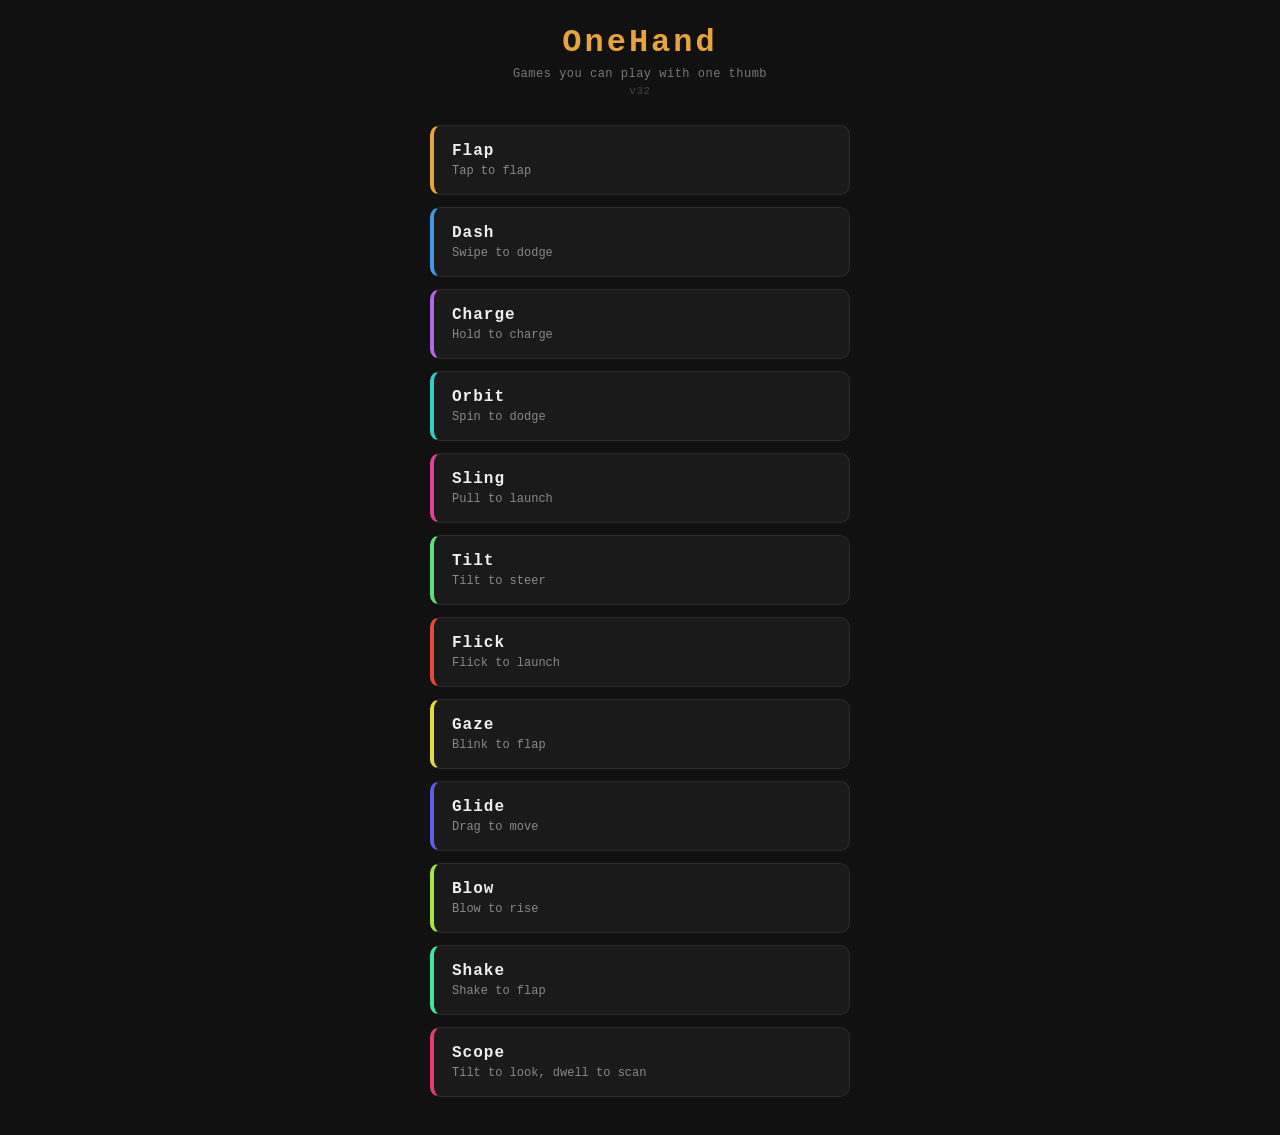
<file: public/index.html>
<!DOCTYPE html>
<html lang="en">
<head>
    <meta charset="UTF-8">
    <meta name="viewport" content="width=device-width, initial-scale=1, viewport-fit=cover, user-scalable=no">
    <meta name="theme-color" content="#111111">
    <meta name="apple-mobile-web-app-capable" content="yes">
    <meta name="apple-mobile-web-app-status-bar-style" content="black">
    <meta name="apple-mobile-web-app-title" content="OneHand">
    <link rel="apple-touch-icon" href="icons/icon-192.png">
    <link rel="manifest" href="manifest.json">
    <link rel="stylesheet" href="style.css?v=32">
    <title>OneHand</title>
</head>
<body>
    <div id="hub">
        <div id="hub-header">
            <div id="hub-title">OneHand</div>
            <div id="hub-tagline">Games you can play with one thumb</div>
            <div id="hub-version"></div>
        </div>
        <div id="game-grid"></div>
    </div>

    <script src="hub.js?v=32"></script>
    <script>
        if ('serviceWorker' in navigator) navigator.serviceWorker.register('sw.js');
    </script>
</body>
</html>
</file>
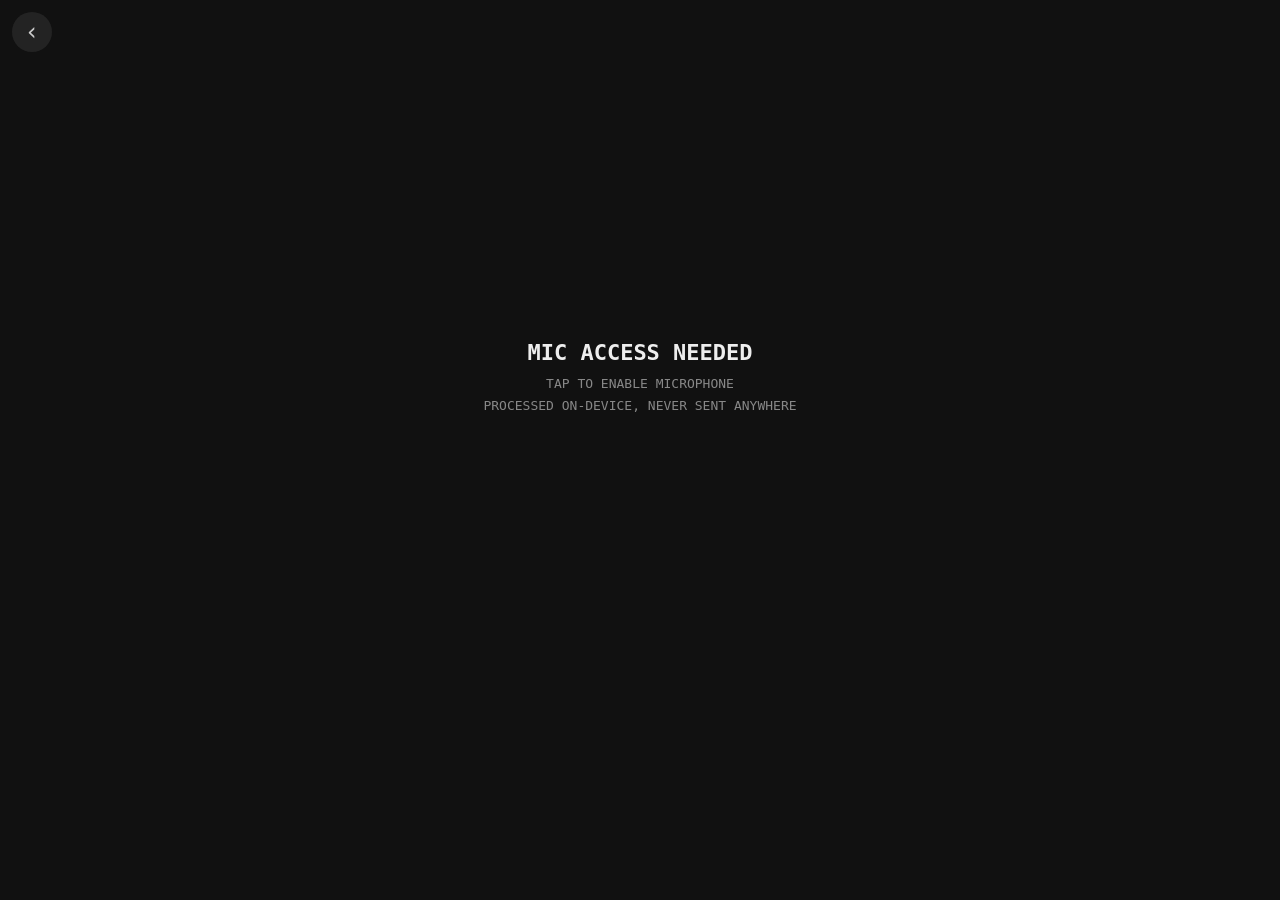
<file: public/games/blow/index.html>
<!DOCTYPE html>
<html lang="en">
<head>
    <meta charset="UTF-8">
    <meta name="viewport" content="width=device-width, initial-scale=1, viewport-fit=cover, user-scalable=no">
    <meta name="theme-color" content="#111111">
    <meta name="apple-mobile-web-app-capable" content="yes">
    <meta name="apple-mobile-web-app-status-bar-style" content="black">
    <link rel="stylesheet" href="style.css?v=1">
    <title>Blow — OneHand</title>
</head>
<body>
    <a id="back-btn" href="../../index.html" aria-label="Back to hub">&#8249;</a>
    <canvas id="game"></canvas>
    <script src="blow.js?v=1"></script>
</body>
</html>
</file>
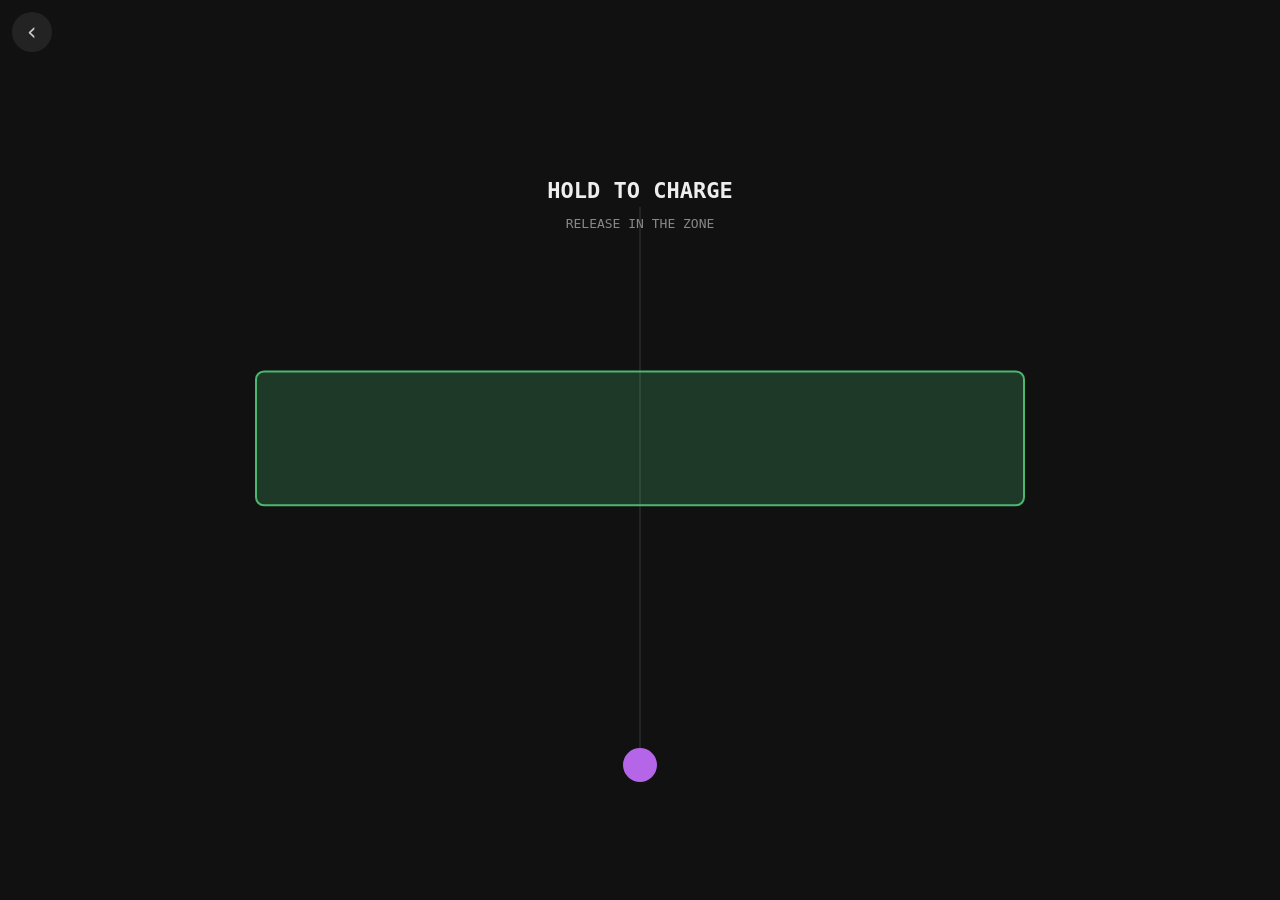
<file: public/games/charge/index.html>
<!DOCTYPE html>
<html lang="en">
<head>
    <meta charset="UTF-8">
    <meta name="viewport" content="width=device-width, initial-scale=1, viewport-fit=cover, user-scalable=no">
    <meta name="theme-color" content="#111111">
    <meta name="apple-mobile-web-app-capable" content="yes">
    <meta name="apple-mobile-web-app-status-bar-style" content="black">
    <link rel="stylesheet" href="style.css?v=1">
    <title>Charge — OneHand</title>
</head>
<body>
    <a id="back-btn" href="../../index.html" aria-label="Back to hub">&#8249;</a>
    <canvas id="game"></canvas>
    <script src="charge.js?v=1"></script>
</body>
</html>
</file>
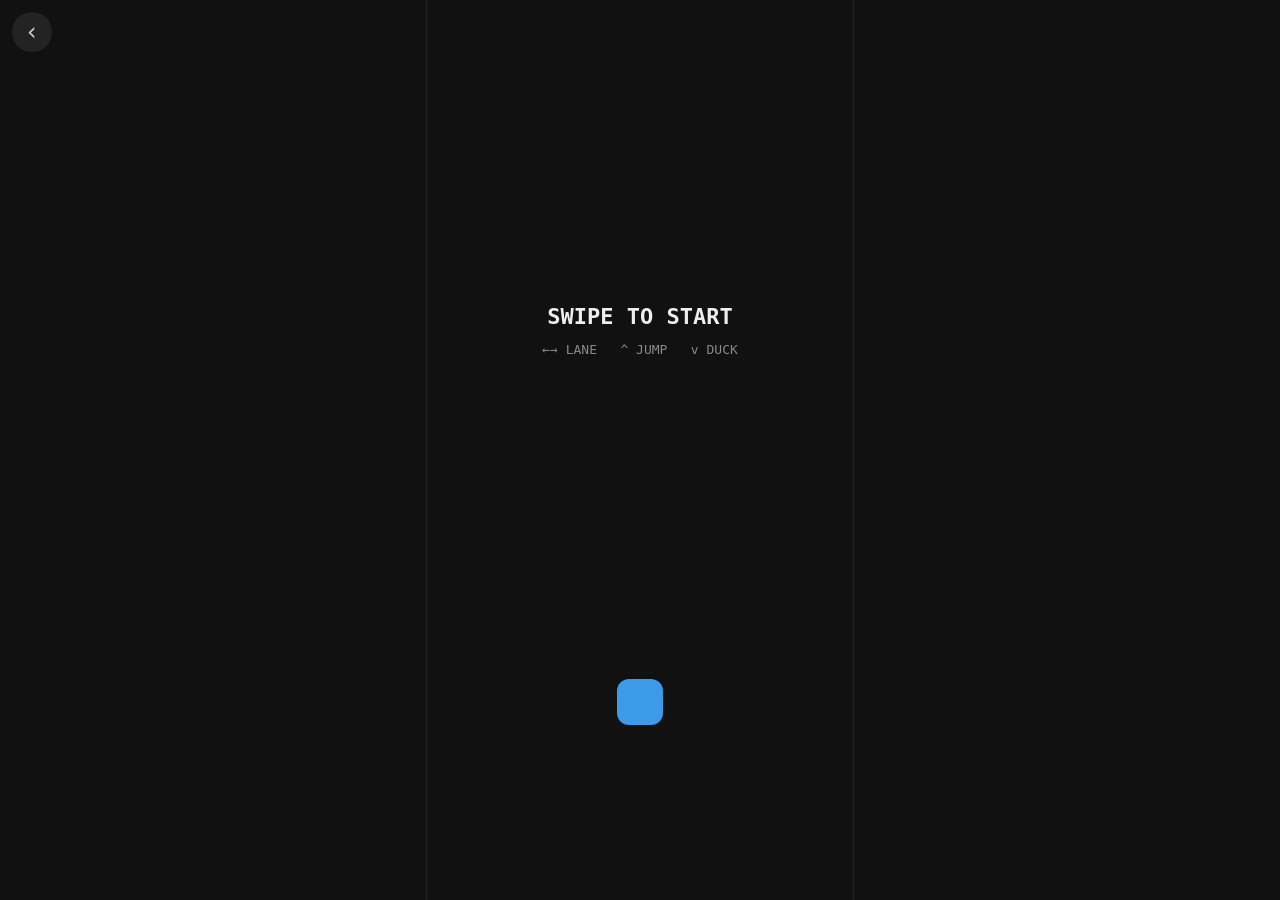
<file: public/games/dash/index.html>
<!DOCTYPE html>
<html lang="en">
<head>
    <meta charset="UTF-8">
    <meta name="viewport" content="width=device-width, initial-scale=1, viewport-fit=cover, user-scalable=no">
    <meta name="theme-color" content="#111111">
    <meta name="apple-mobile-web-app-capable" content="yes">
    <meta name="apple-mobile-web-app-status-bar-style" content="black">
    <link rel="stylesheet" href="style.css?v=1">
    <title>Dash — OneHand</title>
</head>
<body>
    <a id="back-btn" href="../../index.html" aria-label="Back to hub">&#8249;</a>
    <canvas id="game"></canvas>
    <script src="dash.js?v=2"></script>
</body>
</html>
</file>
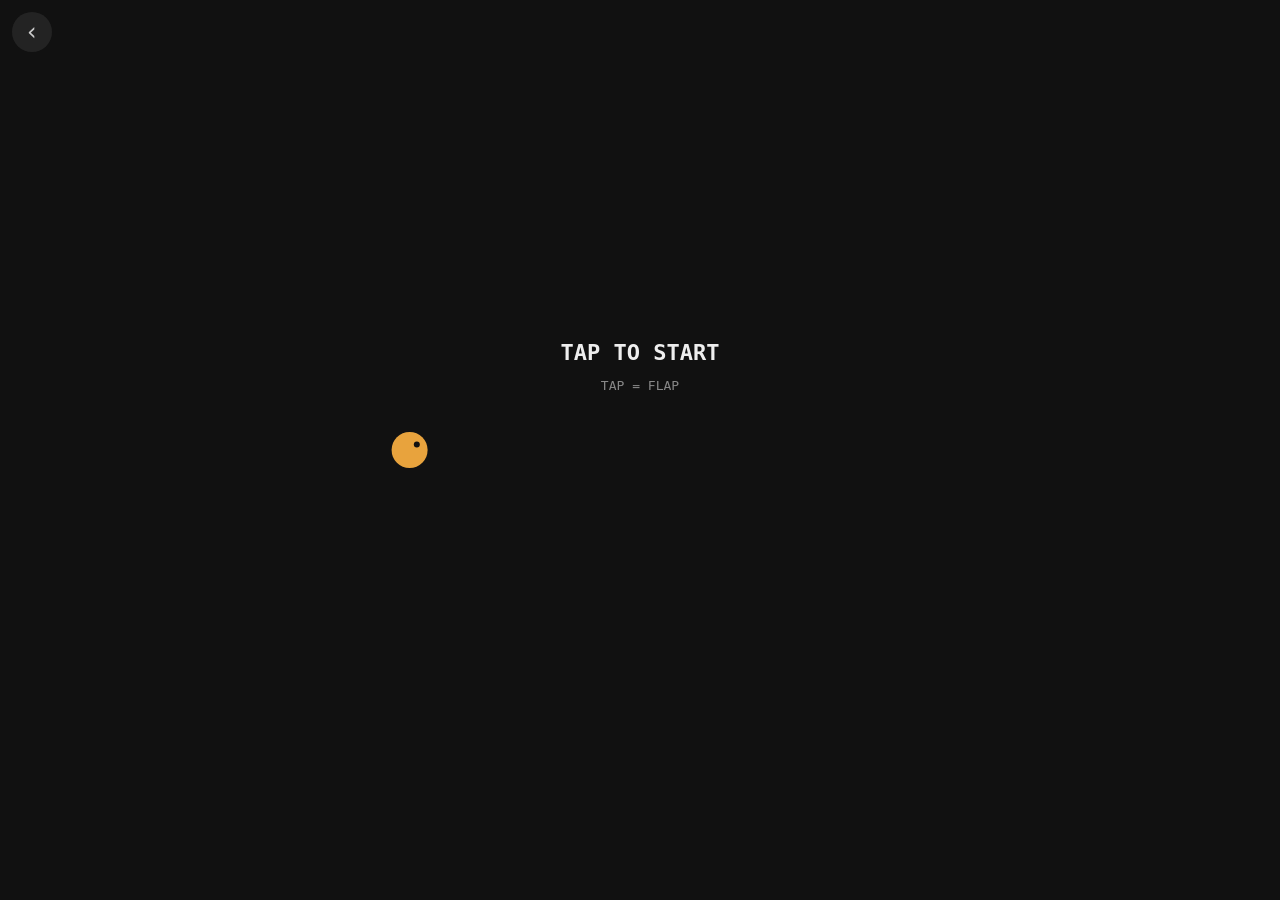
<file: public/games/flap/index.html>
<!DOCTYPE html>
<html lang="en">
<head>
    <meta charset="UTF-8">
    <meta name="viewport" content="width=device-width, initial-scale=1, viewport-fit=cover, user-scalable=no">
    <meta name="theme-color" content="#111111">
    <meta name="apple-mobile-web-app-capable" content="yes">
    <meta name="apple-mobile-web-app-status-bar-style" content="black">
    <link rel="stylesheet" href="style.css?v=1">
    <title>Flap — OneHand</title>
</head>
<body>
    <a id="back-btn" href="../../index.html" aria-label="Back to hub">&#8249;</a>
    <canvas id="game"></canvas>
    <script src="flap.js?v=2"></script>
</body>
</html>
</file>
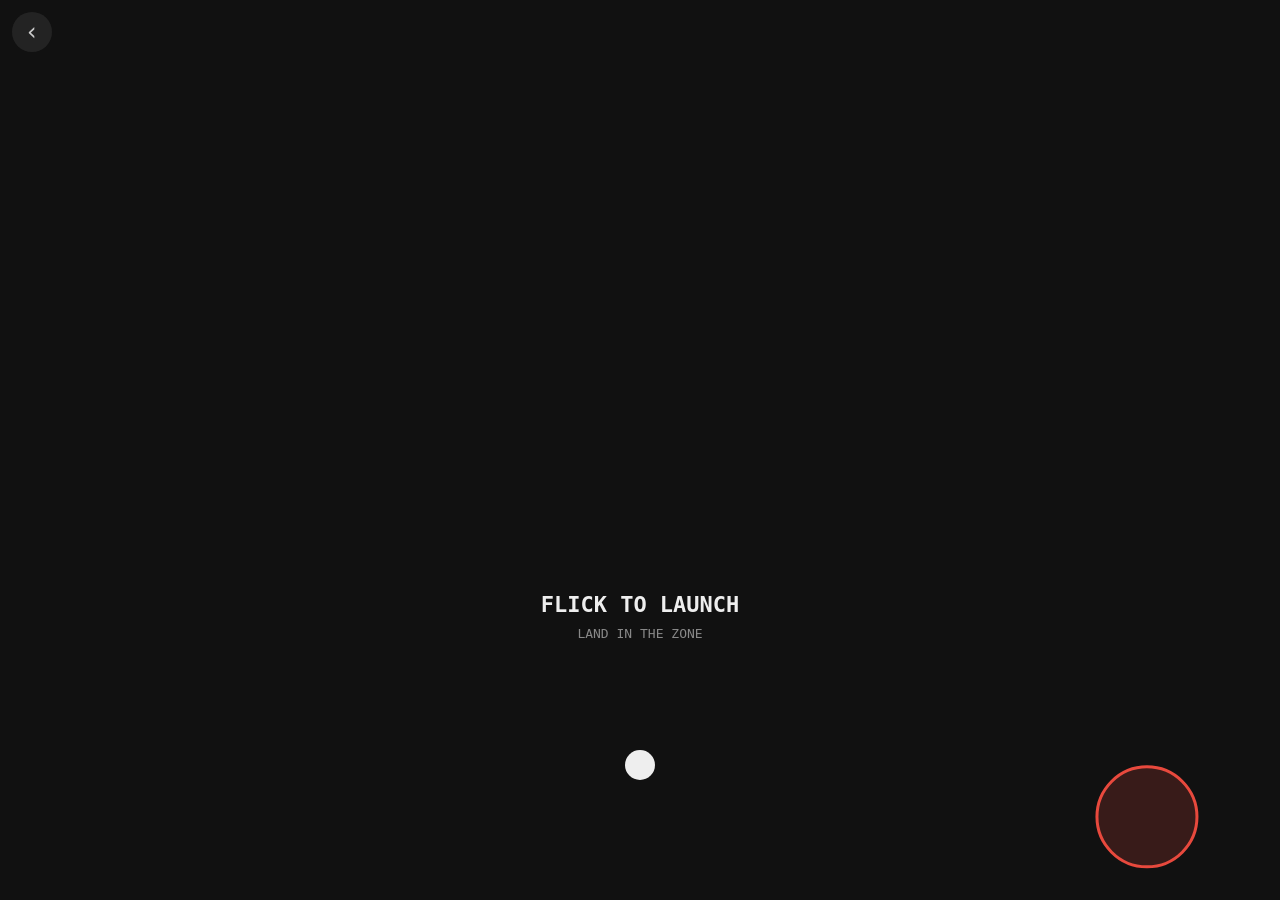
<file: public/games/flick/index.html>
<!DOCTYPE html>
<html lang="en">
<head>
    <meta charset="UTF-8">
    <meta name="viewport" content="width=device-width, initial-scale=1, viewport-fit=cover, user-scalable=no">
    <meta name="theme-color" content="#111111">
    <meta name="apple-mobile-web-app-capable" content="yes">
    <meta name="apple-mobile-web-app-status-bar-style" content="black">
    <link rel="stylesheet" href="style.css?v=1">
    <title>Flick — OneHand</title>
</head>
<body>
    <a id="back-btn" href="../../index.html" aria-label="Back to hub">&#8249;</a>
    <canvas id="game"></canvas>
    <script src="flick.js?v=1"></script>
</body>
</html>
</file>
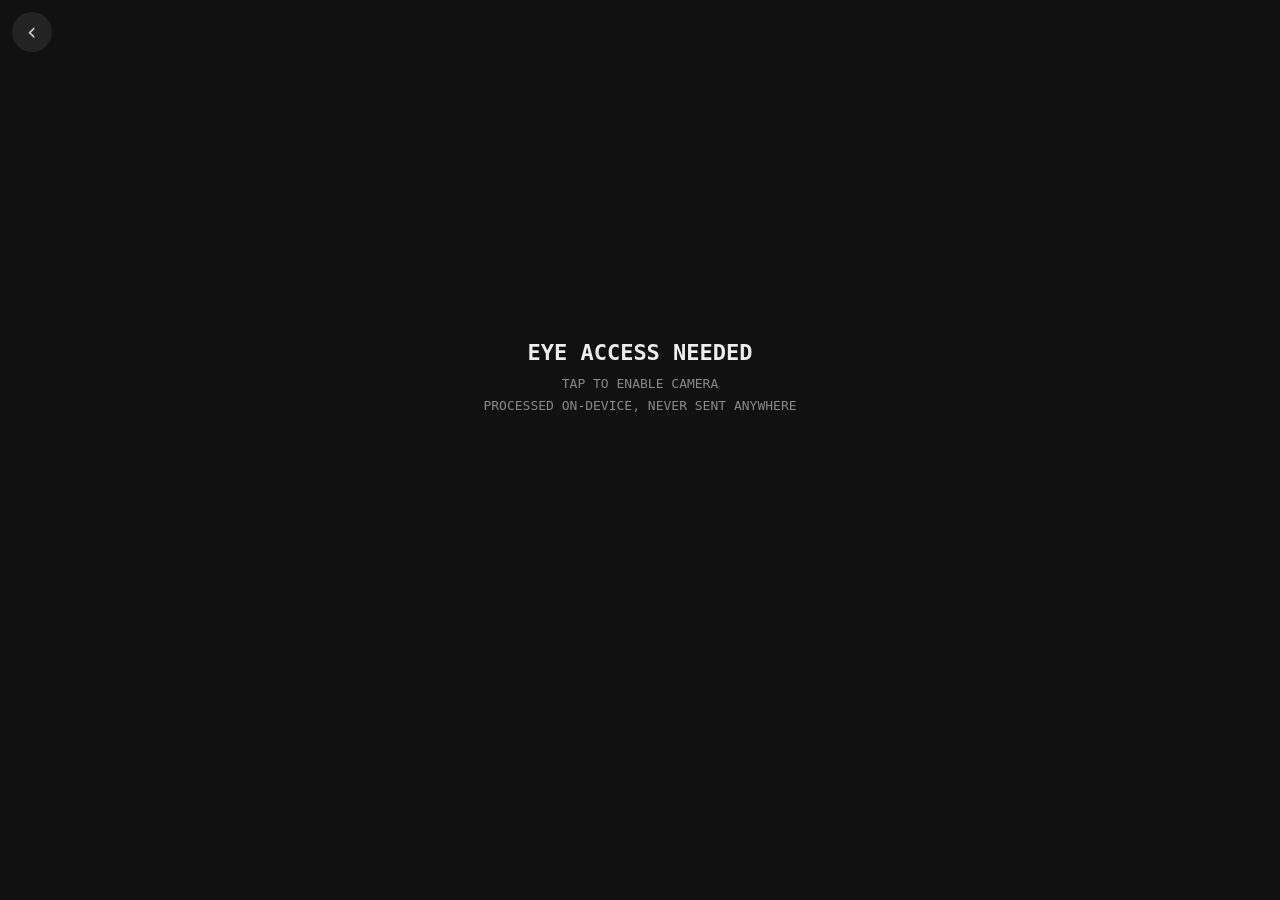
<file: public/games/gaze/index.html>
<!DOCTYPE html>
<html lang="en">
<head>
    <meta charset="UTF-8">
    <meta name="viewport" content="width=device-width, initial-scale=1, viewport-fit=cover, user-scalable=no">
    <meta name="theme-color" content="#111111">
    <meta name="apple-mobile-web-app-capable" content="yes">
    <meta name="apple-mobile-web-app-status-bar-style" content="black">
    <link rel="stylesheet" href="style.css?v=1">
    <title>Gaze — OneHand</title>
</head>
<body>
    <a id="back-btn" href="../../index.html" aria-label="Back to hub">&#8249;</a>
    <video id="cam" playsinline muted></video>
    <canvas id="game"></canvas>
    <script src="gaze.js?v=15"></script>
</body>
</html>
</file>
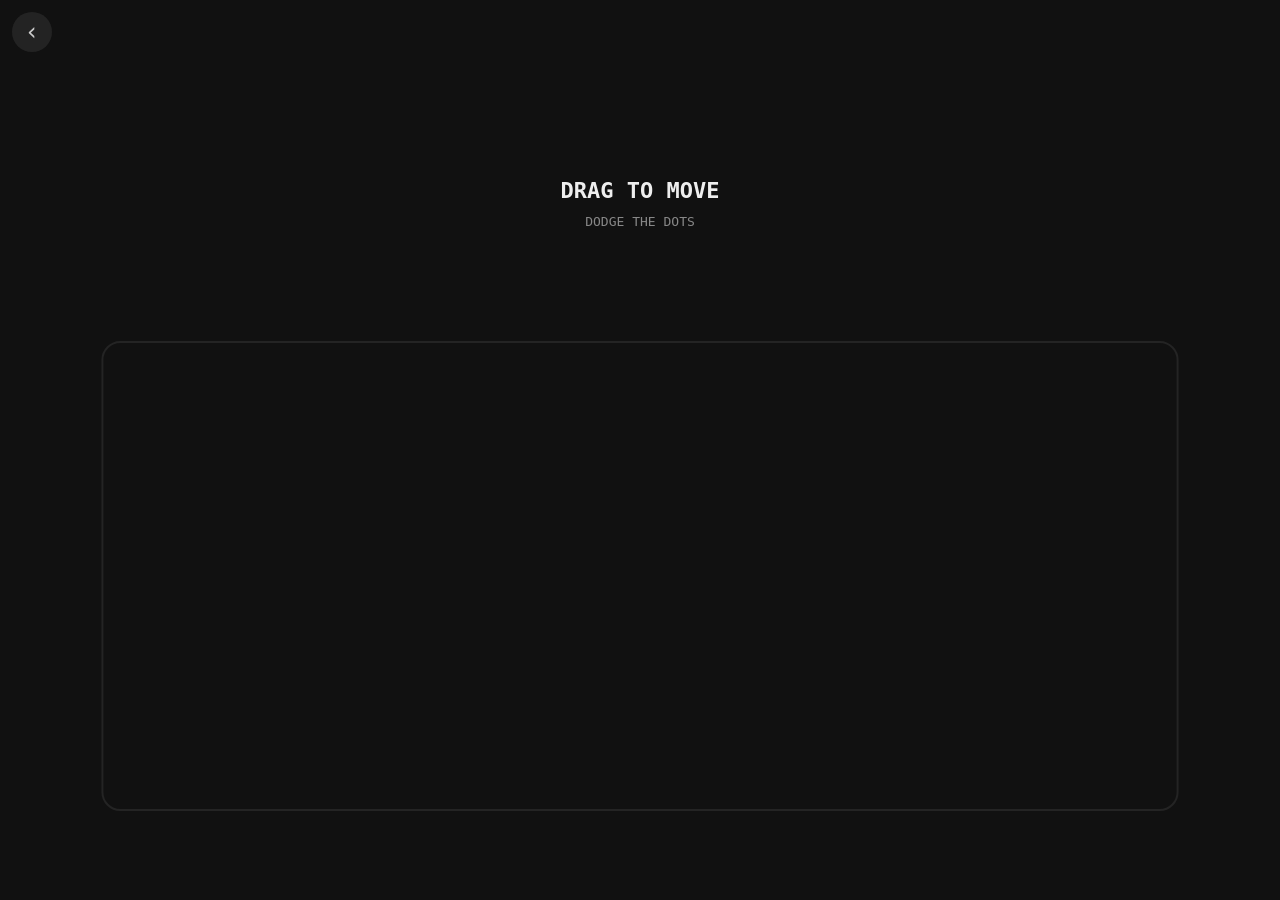
<file: public/games/glide/index.html>
<!DOCTYPE html>
<html lang="en">
<head>
    <meta charset="UTF-8">
    <meta name="viewport" content="width=device-width, initial-scale=1, viewport-fit=cover, user-scalable=no">
    <meta name="theme-color" content="#111111">
    <meta name="apple-mobile-web-app-capable" content="yes">
    <meta name="apple-mobile-web-app-status-bar-style" content="black">
    <link rel="stylesheet" href="style.css?v=1">
    <title>Glide — OneHand</title>
</head>
<body>
    <a id="back-btn" href="../../index.html" aria-label="Back to hub">&#8249;</a>
    <canvas id="game"></canvas>
    <script src="glide.js?v=1"></script>
</body>
</html>
</file>
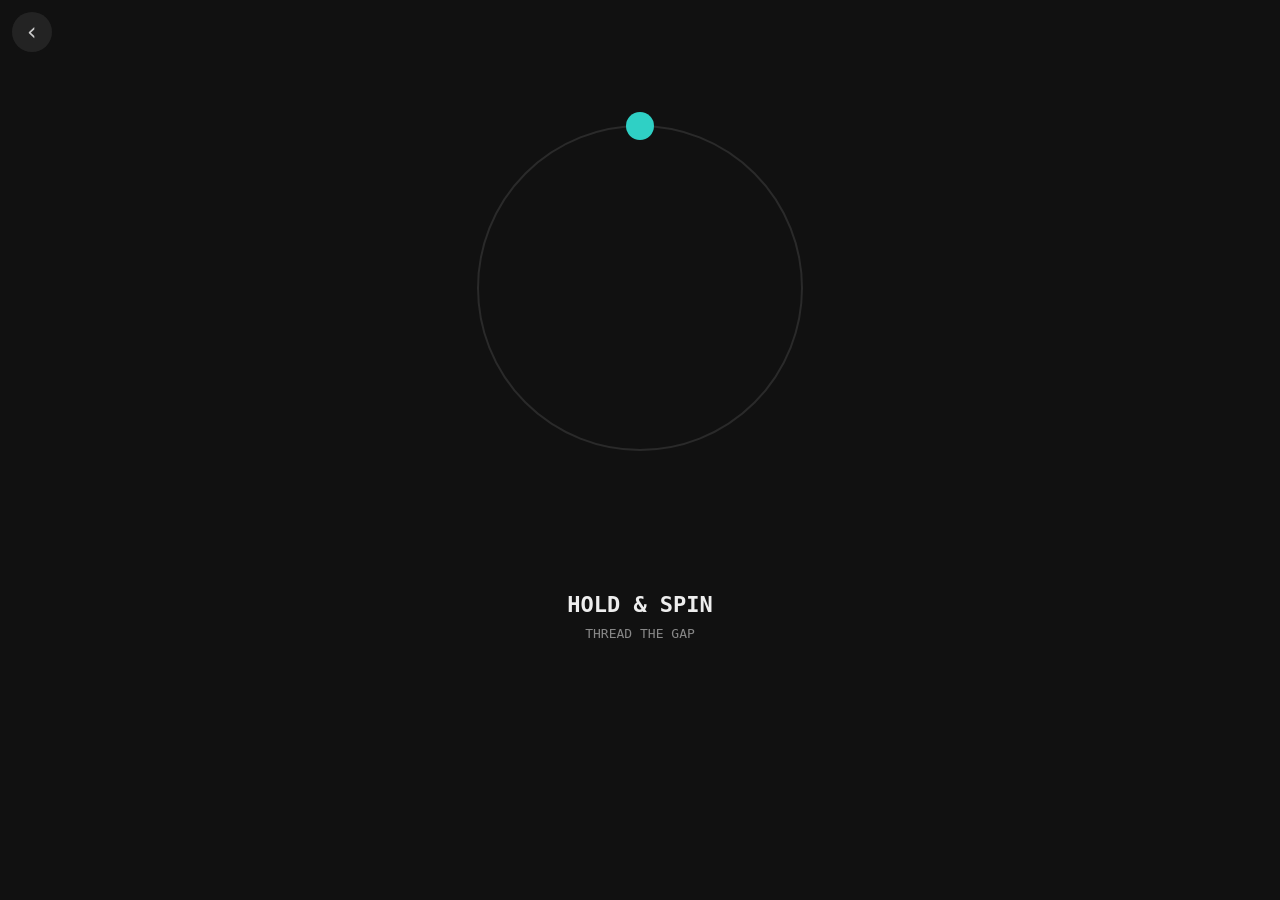
<file: public/games/orbit/index.html>
<!DOCTYPE html>
<html lang="en">
<head>
    <meta charset="UTF-8">
    <meta name="viewport" content="width=device-width, initial-scale=1, viewport-fit=cover, user-scalable=no">
    <meta name="theme-color" content="#111111">
    <meta name="apple-mobile-web-app-capable" content="yes">
    <meta name="apple-mobile-web-app-status-bar-style" content="black">
    <link rel="stylesheet" href="style.css?v=1">
    <title>Orbit — OneHand</title>
</head>
<body>
    <a id="back-btn" href="../../index.html" aria-label="Back to hub">&#8249;</a>
    <canvas id="game"></canvas>
    <script src="orbit.js?v=2"></script>
</body>
</html>
</file>
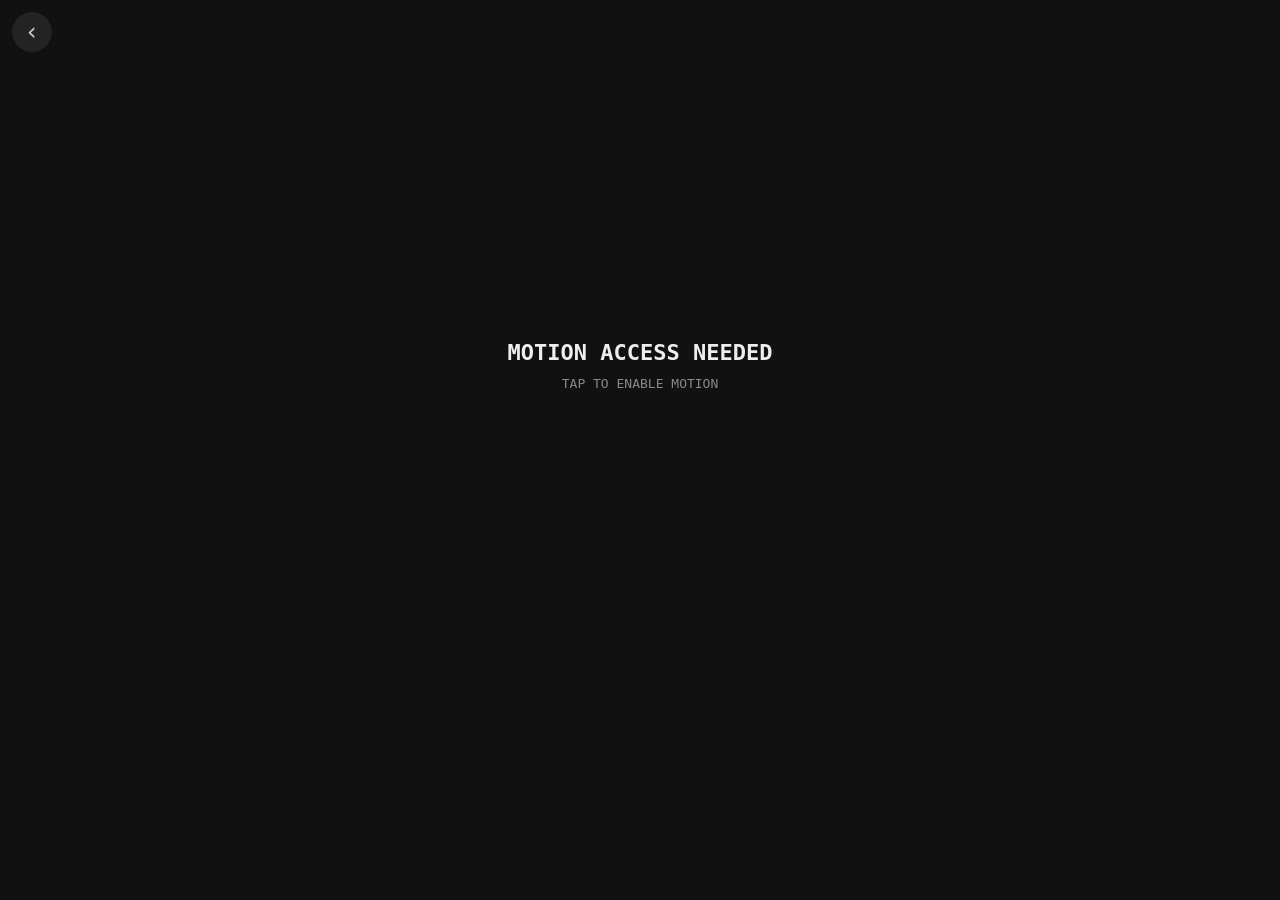
<file: public/games/scope/index.html>
<!DOCTYPE html>
<html lang="en">
<head>
    <meta charset="UTF-8">
    <meta name="viewport" content="width=device-width, initial-scale=1, viewport-fit=cover, user-scalable=no">
    <meta name="theme-color" content="#111111">
    <meta name="apple-mobile-web-app-capable" content="yes">
    <meta name="apple-mobile-web-app-status-bar-style" content="black">
    <link rel="stylesheet" href="style.css?v=1">
    <title>Scope — OneHand</title>
</head>
<body>
    <a id="back-btn" href="../../index.html" aria-label="Back to hub">&#8249;</a>
    <video id="cam" playsinline muted></video>
    <canvas id="game"></canvas>
    <script src="scope.js?v=1"></script>
</body>
</html>
</file>
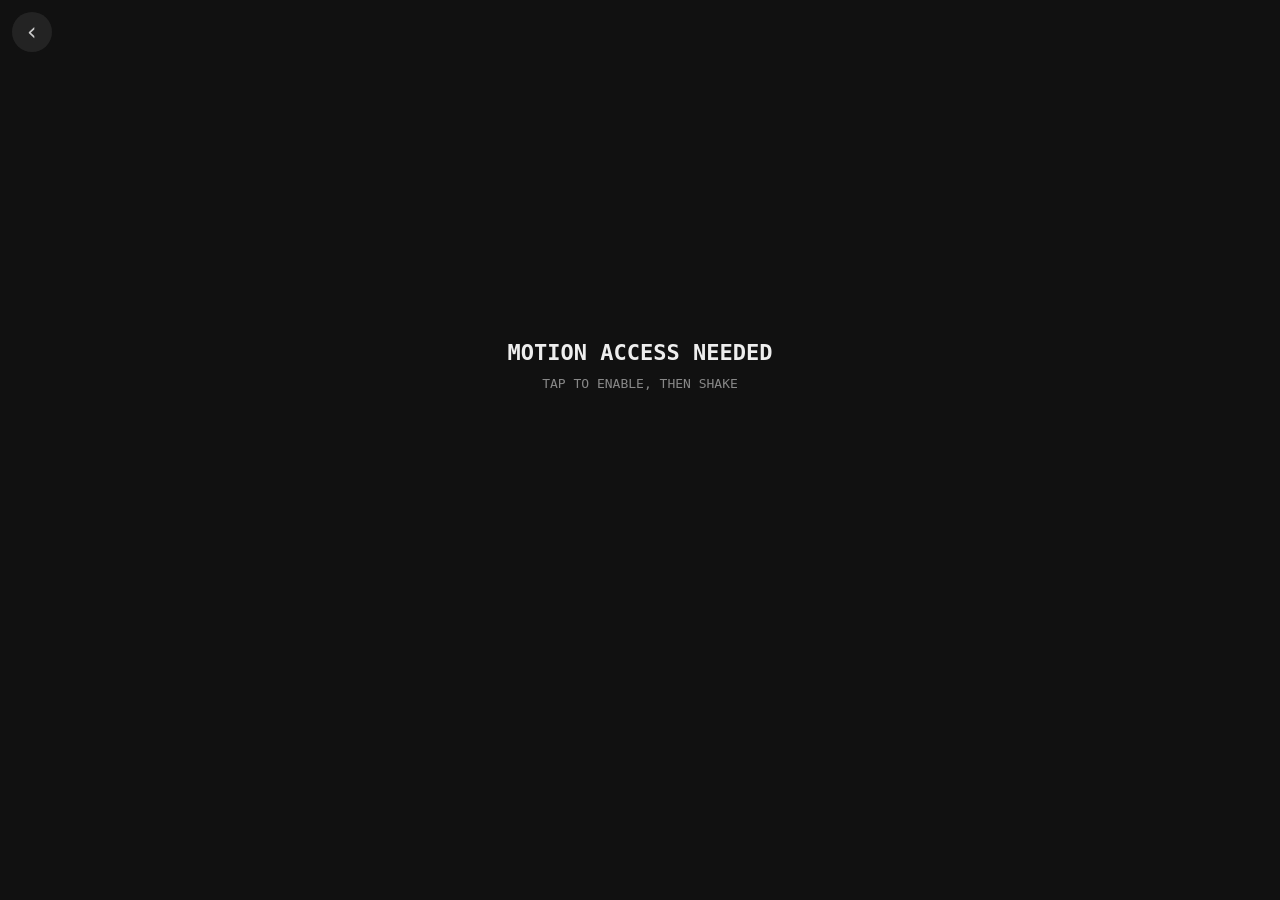
<file: public/games/shake/index.html>
<!DOCTYPE html>
<html lang="en">
<head>
    <meta charset="UTF-8">
    <meta name="viewport" content="width=device-width, initial-scale=1, viewport-fit=cover, user-scalable=no">
    <meta name="theme-color" content="#111111">
    <meta name="apple-mobile-web-app-capable" content="yes">
    <meta name="apple-mobile-web-app-status-bar-style" content="black">
    <link rel="stylesheet" href="style.css?v=1">
    <title>Shake — OneHand</title>
</head>
<body>
    <a id="back-btn" href="../../index.html" aria-label="Back to hub">&#8249;</a>
    <canvas id="game"></canvas>
    <script src="shake.js?v=1"></script>
</body>
</html>
</file>
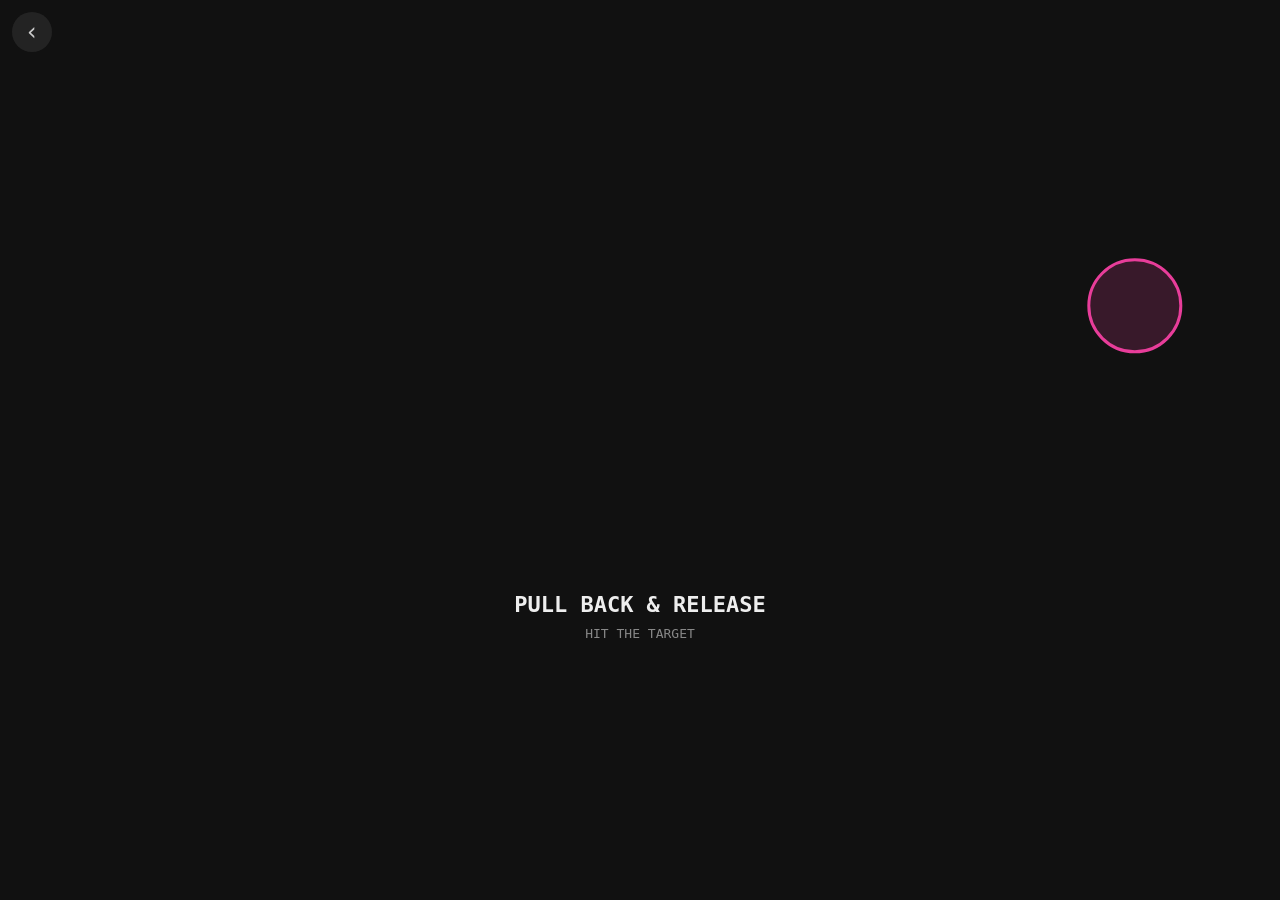
<file: public/games/sling/index.html>
<!DOCTYPE html>
<html lang="en">
<head>
    <meta charset="UTF-8">
    <meta name="viewport" content="width=device-width, initial-scale=1, viewport-fit=cover, user-scalable=no">
    <meta name="theme-color" content="#111111">
    <meta name="apple-mobile-web-app-capable" content="yes">
    <meta name="apple-mobile-web-app-status-bar-style" content="black">
    <link rel="stylesheet" href="style.css?v=1">
    <title>Sling — OneHand</title>
</head>
<body>
    <a id="back-btn" href="../../index.html" aria-label="Back to hub">&#8249;</a>
    <canvas id="game"></canvas>
    <script src="sling.js?v=2"></script>
</body>
</html>
</file>
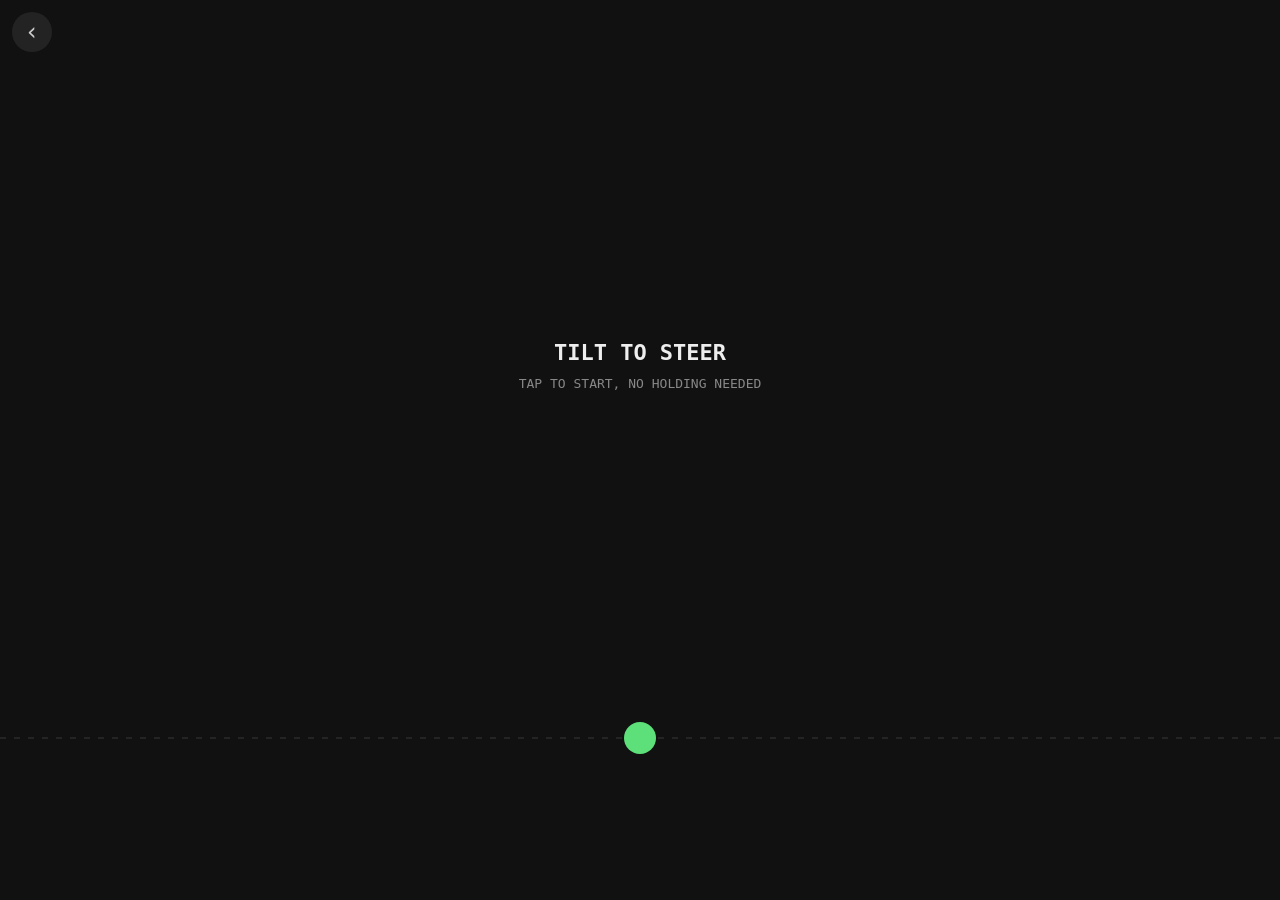
<file: public/games/tilt/index.html>
<!DOCTYPE html>
<html lang="en">
<head>
    <meta charset="UTF-8">
    <meta name="viewport" content="width=device-width, initial-scale=1, viewport-fit=cover, user-scalable=no">
    <meta name="theme-color" content="#111111">
    <meta name="apple-mobile-web-app-capable" content="yes">
    <meta name="apple-mobile-web-app-status-bar-style" content="black">
    <link rel="stylesheet" href="style.css?v=1">
    <title>Tilt — OneHand</title>
</head>
<body>
    <a id="back-btn" href="../../index.html" aria-label="Back to hub">&#8249;</a>
    <canvas id="game"></canvas>
    <script src="tilt.js?v=2"></script>
</body>
</html>
</file>
<file: public/style.css>
* { box-sizing: border-box; -webkit-tap-highlight-color: transparent; }

html, body {
    margin: 0; padding: 0;
    width: 100%; min-height: 100%;
    background: #111111;
    color: #eee;
    font-family: monospace;
    overflow-x: hidden;
    overflow-y: auto;
    -webkit-overflow-scrolling: touch;
    overscroll-behavior-x: none;
}

#hub {
    display: flex;
    flex-direction: column;
    align-items: center;
    width: 100%; min-height: 100%;
    padding: 24px 16px;
    padding-top: max(24px, env(safe-area-inset-top));
    padding-bottom: max(24px, env(safe-area-inset-bottom));
}

#hub-header {
    text-align: center;
    margin-bottom: 28px;
}

#hub-title {
    font-size: 32px;
    font-weight: bold;
    letter-spacing: 3px;
    color: #e8a33d;
}

#hub-tagline {
    font-size: 12px;
    color: #777;
    margin-top: 6px;
    letter-spacing: 0.5px;
}

#hub-version {
    font-size: 11px;
    color: #444;
    margin-top: 4px;
    letter-spacing: 0.5px;
}

#game-grid {
    width: 100%;
    max-width: 420px;
    display: flex;
    flex-direction: column;
    gap: 12px;
}

#empty-state {
    text-align: center;
    color: #555;
    font-size: 13px;
    padding: 40px 16px;
    border: 1px dashed #2a2a2a;
    border-radius: 12px;
}

.game-card {
    display: block;
    text-decoration: none;
    background: #1a1a1a;
    border: 1px solid #2a2a2a;
    border-left: 4px solid var(--accent, #e8a33d);
    border-radius: 10px;
    padding: 16px 18px;
    -webkit-tap-highlight-color: transparent;
    touch-action: manipulation;
}

.game-card:active { background: #222; }

.game-card-name {
    color: #eee;
    font-size: 16px;
    font-weight: bold;
    letter-spacing: 1px;
}

.game-card-tagline {
    color: #888;
    font-size: 12px;
    margin-top: 4px;
}
</file>
<file: public/games/blow/style.css>
* { box-sizing: border-box; -webkit-tap-highlight-color: transparent; }

html, body {
    margin: 0; padding: 0;
    width: 100%; height: 100%;
    background: #111111;
    overflow: hidden;
    overscroll-behavior: none;
    touch-action: none;
    -webkit-user-select: none;
    user-select: none;
}

#game {
    display: block;
    width: 100%;
    height: 100%;
    touch-action: none;
}

#back-btn {
    position: fixed;
    top: max(12px, env(safe-area-inset-top));
    left: 12px;
    width: 40px;
    height: 40px;
    display: flex;
    align-items: center;
    justify-content: center;
    background: rgba(255, 255, 255, 0.08);
    border-radius: 50%;
    color: #ccc;
    font-size: 24px;
    font-family: monospace;
    line-height: 1;
    text-decoration: none;
    z-index: 10;
    -webkit-tap-highlight-color: transparent;
}

#back-btn:active { background: rgba(255, 255, 255, 0.18); }
</file>
<file: public/games/charge/style.css>
* { box-sizing: border-box; -webkit-tap-highlight-color: transparent; }

html, body {
    margin: 0; padding: 0;
    width: 100%; height: 100%;
    background: #111111;
    overflow: hidden;
    overscroll-behavior: none;
    touch-action: none;
    -webkit-user-select: none;
    user-select: none;
}

#game {
    display: block;
    width: 100%;
    height: 100%;
    touch-action: none;
}

#back-btn {
    position: fixed;
    top: max(12px, env(safe-area-inset-top));
    left: 12px;
    width: 40px;
    height: 40px;
    display: flex;
    align-items: center;
    justify-content: center;
    background: rgba(255, 255, 255, 0.08);
    border-radius: 50%;
    color: #ccc;
    font-size: 24px;
    font-family: monospace;
    line-height: 1;
    text-decoration: none;
    z-index: 10;
    -webkit-tap-highlight-color: transparent;
}

#back-btn:active { background: rgba(255, 255, 255, 0.18); }
</file>
<file: public/games/dash/style.css>
* { box-sizing: border-box; -webkit-tap-highlight-color: transparent; }

html, body {
    margin: 0; padding: 0;
    width: 100%; height: 100%;
    background: #111111;
    overflow: hidden;
    overscroll-behavior: none;
    touch-action: none;
    -webkit-user-select: none;
    user-select: none;
}

#game {
    display: block;
    width: 100%;
    height: 100%;
    touch-action: none;
}

#back-btn {
    position: fixed;
    top: max(12px, env(safe-area-inset-top));
    left: 12px;
    width: 40px;
    height: 40px;
    display: flex;
    align-items: center;
    justify-content: center;
    background: rgba(255, 255, 255, 0.08);
    border-radius: 50%;
    color: #ccc;
    font-size: 24px;
    font-family: monospace;
    line-height: 1;
    text-decoration: none;
    z-index: 10;
    -webkit-tap-highlight-color: transparent;
}

#back-btn:active { background: rgba(255, 255, 255, 0.18); }
</file>
<file: public/games/flap/style.css>
* { box-sizing: border-box; -webkit-tap-highlight-color: transparent; }

html, body {
    margin: 0; padding: 0;
    width: 100%; height: 100%;
    background: #111111;
    overflow: hidden;
    overscroll-behavior: none;
    touch-action: none;
    -webkit-user-select: none;
    user-select: none;
}

#game {
    display: block;
    width: 100%;
    height: 100%;
    touch-action: none;
}

#back-btn {
    position: fixed;
    top: max(12px, env(safe-area-inset-top));
    left: 12px;
    width: 40px;
    height: 40px;
    display: flex;
    align-items: center;
    justify-content: center;
    background: rgba(255, 255, 255, 0.08);
    border-radius: 50%;
    color: #ccc;
    font-size: 24px;
    font-family: monospace;
    line-height: 1;
    text-decoration: none;
    z-index: 10;
    -webkit-tap-highlight-color: transparent;
}

#back-btn:active { background: rgba(255, 255, 255, 0.18); }
</file>
<file: public/games/flick/style.css>
* { box-sizing: border-box; -webkit-tap-highlight-color: transparent; }

html, body {
    margin: 0; padding: 0;
    width: 100%; height: 100%;
    background: #111111;
    overflow: hidden;
    overscroll-behavior: none;
    touch-action: none;
    -webkit-user-select: none;
    user-select: none;
}

#game {
    display: block;
    width: 100%;
    height: 100%;
    touch-action: none;
}

#back-btn {
    position: fixed;
    top: max(12px, env(safe-area-inset-top));
    left: 12px;
    width: 40px;
    height: 40px;
    display: flex;
    align-items: center;
    justify-content: center;
    background: rgba(255, 255, 255, 0.08);
    border-radius: 50%;
    color: #ccc;
    font-size: 24px;
    font-family: monospace;
    line-height: 1;
    text-decoration: none;
    z-index: 10;
    -webkit-tap-highlight-color: transparent;
}

#back-btn:active { background: rgba(255, 255, 255, 0.18); }
</file>
<file: public/games/gaze/style.css>
* { box-sizing: border-box; -webkit-tap-highlight-color: transparent; }

html, body {
    margin: 0; padding: 0;
    width: 100%; height: 100%;
    background: #111111;
    overflow: hidden;
    overscroll-behavior: none;
    touch-action: none;
    -webkit-user-select: none;
    user-select: none;
}

#game {
    display: block;
    width: 100%;
    height: 100%;
    touch-action: none;
}

#cam {
    position: absolute;
    left: -9999px;
    top: -9999px;
    width: 320px;
    height: 240px;
}

#back-btn {
    position: fixed;
    top: max(12px, env(safe-area-inset-top));
    left: 12px;
    width: 40px;
    height: 40px;
    display: flex;
    align-items: center;
    justify-content: center;
    background: rgba(255, 255, 255, 0.08);
    border-radius: 50%;
    color: #ccc;
    font-size: 24px;
    font-family: monospace;
    line-height: 1;
    text-decoration: none;
    z-index: 10;
    -webkit-tap-highlight-color: transparent;
}

#back-btn:active { background: rgba(255, 255, 255, 0.18); }
</file>
<file: public/games/glide/style.css>
* { box-sizing: border-box; -webkit-tap-highlight-color: transparent; }

html, body {
    margin: 0; padding: 0;
    width: 100%; height: 100%;
    background: #111111;
    overflow: hidden;
    overscroll-behavior: none;
    touch-action: none;
    -webkit-user-select: none;
    user-select: none;
}

#game {
    display: block;
    width: 100%;
    height: 100%;
    touch-action: none;
}

#back-btn {
    position: fixed;
    top: max(12px, env(safe-area-inset-top));
    left: 12px;
    width: 40px;
    height: 40px;
    display: flex;
    align-items: center;
    justify-content: center;
    background: rgba(255, 255, 255, 0.08);
    border-radius: 50%;
    color: #ccc;
    font-size: 24px;
    font-family: monospace;
    line-height: 1;
    text-decoration: none;
    z-index: 10;
    -webkit-tap-highlight-color: transparent;
}

#back-btn:active { background: rgba(255, 255, 255, 0.18); }
</file>
<file: public/games/orbit/style.css>
* { box-sizing: border-box; -webkit-tap-highlight-color: transparent; }

html, body {
    margin: 0; padding: 0;
    width: 100%; height: 100%;
    background: #111111;
    overflow: hidden;
    overscroll-behavior: none;
    touch-action: none;
    -webkit-user-select: none;
    user-select: none;
}

#game {
    display: block;
    width: 100%;
    height: 100%;
    touch-action: none;
}

#back-btn {
    position: fixed;
    top: max(12px, env(safe-area-inset-top));
    left: 12px;
    width: 40px;
    height: 40px;
    display: flex;
    align-items: center;
    justify-content: center;
    background: rgba(255, 255, 255, 0.08);
    border-radius: 50%;
    color: #ccc;
    font-size: 24px;
    font-family: monospace;
    line-height: 1;
    text-decoration: none;
    z-index: 10;
    -webkit-tap-highlight-color: transparent;
}

#back-btn:active { background: rgba(255, 255, 255, 0.18); }
</file>
<file: public/games/scope/style.css>
* { box-sizing: border-box; -webkit-tap-highlight-color: transparent; }

html, body {
    margin: 0; padding: 0;
    width: 100%; height: 100%;
    background: #111111;
    overflow: hidden;
    overscroll-behavior: none;
    touch-action: none;
    -webkit-user-select: none;
    user-select: none;
}

#game {
    display: block;
    width: 100%;
    height: 100%;
    touch-action: none;
}

#cam {
    position: absolute;
    left: -9999px;
    top: -9999px;
    width: 320px;
    height: 240px;
}

#back-btn {
    position: fixed;
    top: max(12px, env(safe-area-inset-top));
    left: 12px;
    width: 40px;
    height: 40px;
    display: flex;
    align-items: center;
    justify-content: center;
    background: rgba(255, 255, 255, 0.08);
    border-radius: 50%;
    color: #ccc;
    font-size: 24px;
    font-family: monospace;
    line-height: 1;
    text-decoration: none;
    z-index: 10;
    -webkit-tap-highlight-color: transparent;
}

#back-btn:active { background: rgba(255, 255, 255, 0.18); }
</file>
<file: public/games/shake/style.css>
* { box-sizing: border-box; -webkit-tap-highlight-color: transparent; }

html, body {
    margin: 0; padding: 0;
    width: 100%; height: 100%;
    background: #111111;
    overflow: hidden;
    overscroll-behavior: none;
    touch-action: none;
    -webkit-user-select: none;
    user-select: none;
}

#game {
    display: block;
    width: 100%;
    height: 100%;
    touch-action: none;
}

#back-btn {
    position: fixed;
    top: max(12px, env(safe-area-inset-top));
    left: 12px;
    width: 40px;
    height: 40px;
    display: flex;
    align-items: center;
    justify-content: center;
    background: rgba(255, 255, 255, 0.08);
    border-radius: 50%;
    color: #ccc;
    font-size: 24px;
    font-family: monospace;
    line-height: 1;
    text-decoration: none;
    z-index: 10;
    -webkit-tap-highlight-color: transparent;
}

#back-btn:active { background: rgba(255, 255, 255, 0.18); }
</file>
<file: public/games/sling/style.css>
* { box-sizing: border-box; -webkit-tap-highlight-color: transparent; }

html, body {
    margin: 0; padding: 0;
    width: 100%; height: 100%;
    background: #111111;
    overflow: hidden;
    overscroll-behavior: none;
    touch-action: none;
    -webkit-user-select: none;
    user-select: none;
}

#game {
    display: block;
    width: 100%;
    height: 100%;
    touch-action: none;
}

#back-btn {
    position: fixed;
    top: max(12px, env(safe-area-inset-top));
    left: 12px;
    width: 40px;
    height: 40px;
    display: flex;
    align-items: center;
    justify-content: center;
    background: rgba(255, 255, 255, 0.08);
    border-radius: 50%;
    color: #ccc;
    font-size: 24px;
    font-family: monospace;
    line-height: 1;
    text-decoration: none;
    z-index: 10;
    -webkit-tap-highlight-color: transparent;
}

#back-btn:active { background: rgba(255, 255, 255, 0.18); }
</file>
<file: public/games/tilt/style.css>
* { box-sizing: border-box; -webkit-tap-highlight-color: transparent; }

html, body {
    margin: 0; padding: 0;
    width: 100%; height: 100%;
    background: #111111;
    overflow: hidden;
    overscroll-behavior: none;
    touch-action: none;
    -webkit-user-select: none;
    user-select: none;
}

#game {
    display: block;
    width: 100%;
    height: 100%;
    touch-action: none;
}

#back-btn {
    position: fixed;
    top: max(12px, env(safe-area-inset-top));
    left: 12px;
    width: 40px;
    height: 40px;
    display: flex;
    align-items: center;
    justify-content: center;
    background: rgba(255, 255, 255, 0.08);
    border-radius: 50%;
    color: #ccc;
    font-size: 24px;
    font-family: monospace;
    line-height: 1;
    text-decoration: none;
    z-index: 10;
    -webkit-tap-highlight-color: transparent;
}

#back-btn:active { background: rgba(255, 255, 255, 0.18); }
</file>
